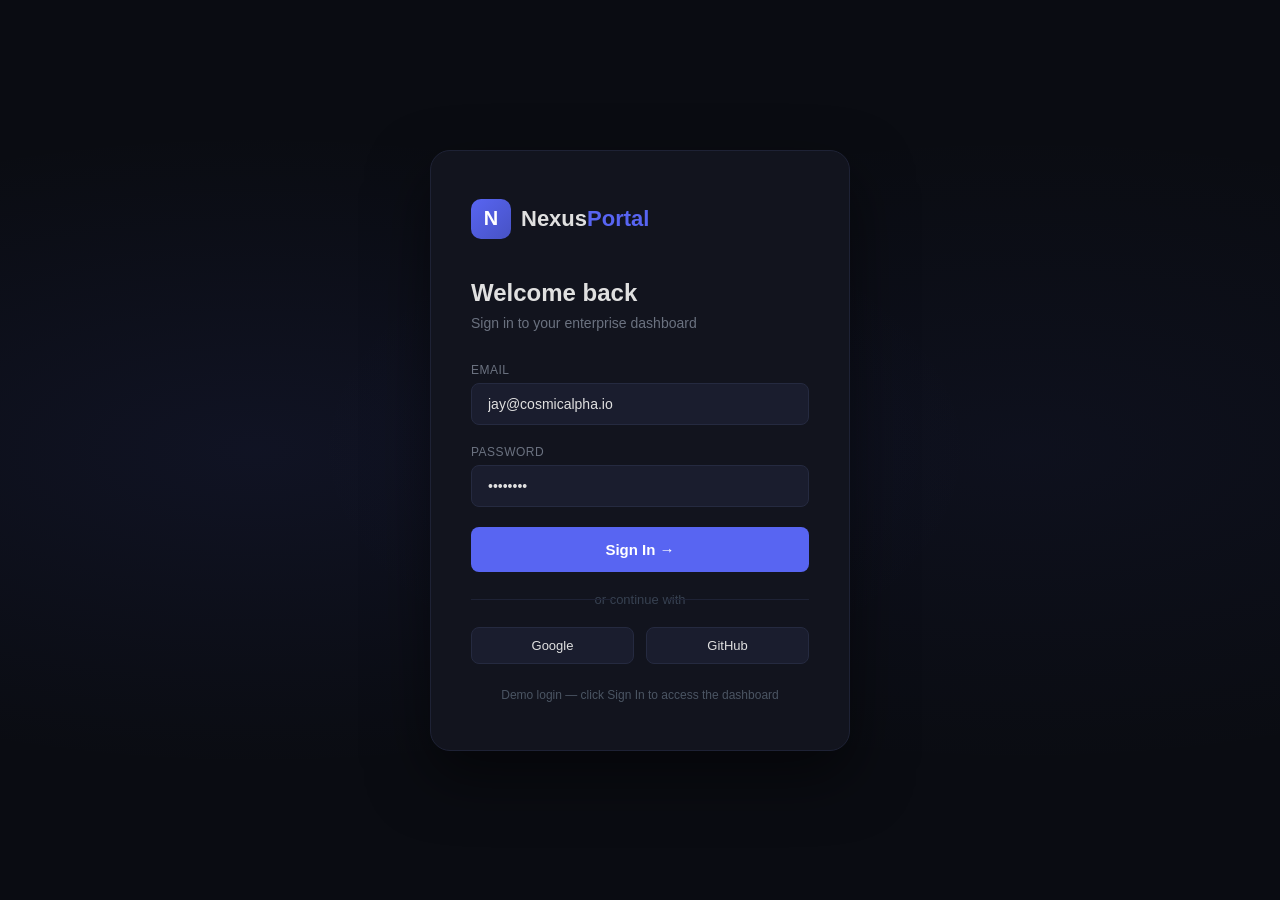
<file: index.html>
<!DOCTYPE html>
<html lang="en">
<head>
<meta charset="UTF-8">
<meta name="viewport" content="width=device-width, initial-scale=1.0">
<title>Nexus Portal</title>
<style>
* { margin: 0; padding: 0; box-sizing: border-box; }
body {
    background: #0a0c12;
    color: #e0e0e0;
    font-family: -apple-system, BlinkMacSystemFont, 'Segoe UI', sans-serif;
    min-height: 100vh;
    display: flex;
    align-items: center;
    justify-content: center;
    background-image:
        radial-gradient(ellipse at 20% 50%, rgba(88,101,242,0.08) 0%, transparent 50%),
        radial-gradient(ellipse at 80% 50%, rgba(88,101,242,0.05) 0%, transparent 50%);
}
.login-card {
    background: #12141e;
    border: 1px solid #1e2235;
    border-radius: 20px;
    padding: 48px 40px;
    width: 420px;
    max-width: 90vw;
    box-shadow: 0 25px 60px rgba(0,0,0,0.5);
}
.logo {
    display: flex; align-items: center; gap: 10px; margin-bottom: 40px;
}
.logo-icon {
    width: 40px; height: 40px; background: linear-gradient(135deg, #5865f2, #4752c4);
    border-radius: 10px; display: flex; align-items: center; justify-content: center;
    font-size: 20px; color: white; font-weight: 800;
}
.logo-text { font-size: 22px; font-weight: 700; }
.logo-text span { color: #5865f2; }
h1 { font-size: 24px; margin-bottom: 8px; }
.sub { color: #6b7280; font-size: 14px; margin-bottom: 32px; }
label { display: block; font-size: 12px; color: #6b7280; margin-bottom: 6px; text-transform: uppercase; letter-spacing: 0.5px; }
input {
    width: 100%; padding: 12px 16px; background: #1a1d2e; border: 1px solid #252a40;
    border-radius: 8px; color: #e0e0e0; font-size: 14px; margin-bottom: 20px; outline: none;
    transition: border-color 0.2s;
}
input:focus { border-color: #5865f2; }
.btn {
    width: 100%; padding: 14px; border: none; border-radius: 8px;
    background: #5865f2; color: white; font-size: 15px; font-weight: 600;
    cursor: pointer; transition: all 0.2s;
}
.btn:hover { background: #4752c4; box-shadow: 0 4px 20px rgba(88,101,242,0.4); transform: translateY(-1px); }
.divider { text-align: center; color: #374151; font-size: 13px; margin: 20px 0; position: relative; }
.divider::before, .divider::after { content: ''; position: absolute; top: 50%; width: 42%; height: 1px; background: #1e2235; }
.divider::before { left: 0; }
.divider::after { right: 0; }
.demo-note { text-align: center; font-size: 12px; color: #4b5563; margin-top: 24px; }
.demo-note a { color: #5865f2; text-decoration: none; }
</style>
</head>
<body>
<div class="login-card">
    <div class="logo">
        <div class="logo-icon">N</div>
        <div class="logo-text">Nexus<span>Portal</span></div>
    </div>
    <h1>Welcome back</h1>
    <p class="sub">Sign in to your enterprise dashboard</p>
    <form onsubmit="event.preventDefault(); window.location.href='dashboard.html'">
        <label>Email</label>
        <input type="email" value="jay@cosmicalpha.io" placeholder="Enter your email">
        <label>Password</label>
        <input type="password" value="••••••••" placeholder="Enter your password">
        <button class="btn">Sign In →</button>
    </form>
    <div class="divider">or continue with</div>
    <div style="display:flex;gap:12px">
        <button onclick="window.location.href='dashboard.html'" style="flex:1;padding:10px;background:#1a1d2e;border:1px solid #252a40;border-radius:8px;color:#e0e0e0;cursor:pointer;font-size:13px;">Google</button>
        <button onclick="window.location.href='dashboard.html'" style="flex:1;padding:10px;background:#1a1d2e;border:1px solid #252a40;border-radius:8px;color:#e0e0e0;cursor:pointer;font-size:13px;">GitHub</button>
    </div>
    <p class="demo-note">Demo login — click Sign In to access the dashboard</p>
</div>
</body>
</html>
</file>
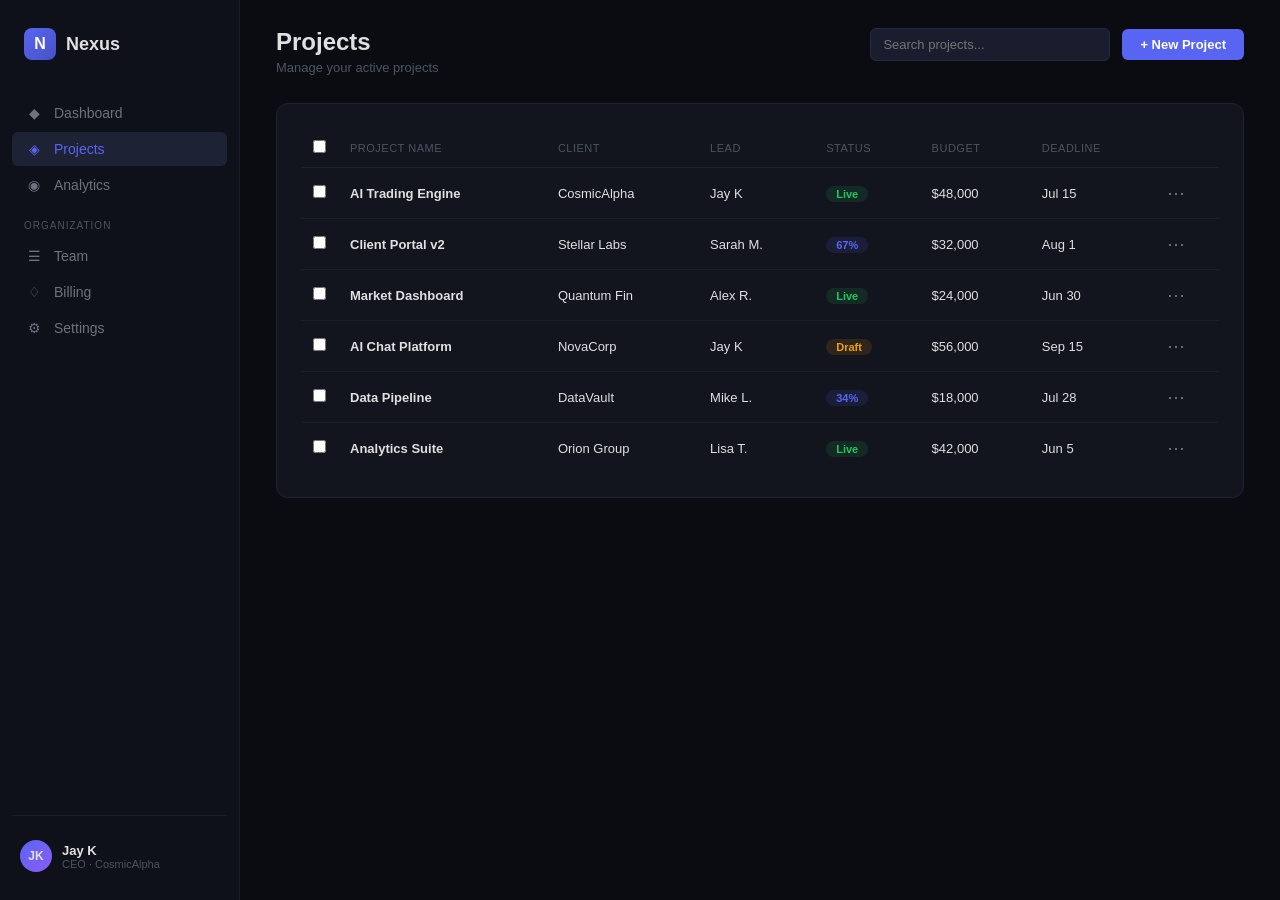
<file: projects.html>
<!DOCTYPE html>
<html lang="en">
<head>
<meta charset="UTF-8">
<meta name="viewport" content="width=device-width, initial-scale=1.0">
<title>Nexus Portal - Projects</title>
<link rel="stylesheet" href="styles.css">
</head>
<body>
<div class="app">
    <aside class="sidebar">
        <div class="sidebar-logo">
            <div class="logo-icon-sm">N</div>
            <span>Nexus</span>
        </div>
        <nav>
            <a href="dashboard.html" class="nav-item"><span class="nav-icon">◆</span> Dashboard</a>
            <a href="projects.html" class="nav-item active"><span class="nav-icon">◈</span> Projects</a>
            <a href="analytics.html" class="nav-item"><span class="nav-icon">◉</span> Analytics</a>
            <div class="nav-label">ORGANIZATION</div>
            <a href="#" class="nav-item"><span class="nav-icon">☰</span> Team</a>
            <a href="#" class="nav-item"><span class="nav-icon">♢</span> Billing</a>
            <a href="#" class="nav-item"><span class="nav-icon">⚙</span> Settings</a>
        </nav>
        <div class="sidebar-footer">
            <div class="user-tag">
                <div class="user-avatar">JK</div>
                <div><div class="user-name">Jay K</div><div class="user-role">CEO · CosmicAlpha</div></div>
            </div>
        </div>
    </aside>

    <main class="main-content">
        <header class="topbar">
            <div>
                <h1>Projects</h1>
                <p class="breadcrumb">Manage your active projects</p>
            </div>
            <div class="topbar-actions">
                <input class="search-input" placeholder="Search projects..." style="width:240px;padding:8px 12px;background:#1a1d2e;border:1px solid #252a40;border-radius:6px;color:#e0e0e0;font-size:13px;outline:none;">
                <button class="btn btn-primary">+ New Project</button>
            </div>
        </header>

        <div class="card">
            <table class="data-table">
                <tr><th style="width:30px"><input type="checkbox"></th><th>Project Name</th><th>Client</th><th>Lead</th><th>Status</th><th>Budget</th><th>Deadline</th><th></th></tr>
                <tr><td><input type="checkbox"></td><td><strong>AI Trading Engine</strong></td><td>CosmicAlpha</td><td>Jay K</td><td><span class="status status-live">Live</span></td><td>$48,000</td><td>Jul 15</td><td><span style="color:#6b7280;font-size:18px;cursor:pointer;">⋯</span></td></tr>
                <tr><td><input type="checkbox"></td><td><strong>Client Portal v2</strong></td><td>Stellar Labs</td><td>Sarah M.</td><td><span class="status status-progress">67%</span></td><td>$32,000</td><td>Aug 1</td><td><span style="color:#6b7280;font-size:18px;cursor:pointer;">⋯</span></td></tr>
                <tr><td><input type="checkbox"></td><td><strong>Market Dashboard</strong></td><td>Quantum Fin</td><td>Alex R.</td><td><span class="status status-live">Live</span></td><td>$24,000</td><td>Jun 30</td><td><span style="color:#6b7280;font-size:18px;cursor:pointer;">⋯</span></td></tr>
                <tr><td><input type="checkbox"></td><td><strong>AI Chat Platform</strong></td><td>NovaCorp</td><td>Jay K</td><td><span class="status status-draft">Draft</span></td><td>$56,000</td><td>Sep 15</td><td><span style="color:#6b7280;font-size:18px;cursor:pointer;">⋯</span></td></tr>
                <tr><td><input type="checkbox"></td><td><strong>Data Pipeline</strong></td><td>DataVault</td><td>Mike L.</td><td><span class="status status-progress">34%</span></td><td>$18,000</td><td>Jul 28</td><td><span style="color:#6b7280;font-size:18px;cursor:pointer;">⋯</span></td></tr>
                <tr><td><input type="checkbox"></td><td><strong>Analytics Suite</strong></td><td>Orion Group</td><td>Lisa T.</td><td><span class="status status-live">Live</span></td><td>$42,000</td><td>Jun 5</td><td><span style="color:#6b7280;font-size:18px;cursor:pointer;">⋯</span></td></tr>
            </table>
        </div>
    </main>
</div>
</body>
</html>
</file>
<file: styles.css>
* { margin: 0; padding: 0; box-sizing: border-box; }
body { background: #0a0c12; color: #e0e0e0; font-family: -apple-system, BlinkMacSystemFont, 'Segoe UI', sans-serif; }
a { color: inherit; text-decoration: none; }
.app { display: flex; min-height: 100vh; }

/* Sidebar */
.sidebar {
    width: 240px; background: #0e101a; border-right: 1px solid #1a1d2e;
    display: flex; flex-direction: column; position: fixed; top: 0; left: 0; bottom: 0;
    padding: 20px 12px;
}
.sidebar-logo { display: flex; align-items: center; gap: 10px; padding: 8px 12px; margin-bottom: 28px; font-size: 18px; font-weight: 700; }
.logo-icon-sm { width: 32px; height: 32px; background: linear-gradient(135deg, #5865f2, #4752c4); border-radius: 8px; display: flex; align-items: center; justify-content: center; color: white; font-weight: 800; font-size: 16px; }
.nav-label { font-size: 10px; color: #4b5563; padding: 16px 12px 8px; letter-spacing: 1px; }
.nav-item {
    display: flex; align-items: center; gap: 10px; padding: 9px 12px; border-radius: 6px;
    color: #6b7280; font-size: 14px; transition: all 0.15s; margin-bottom: 2px;
}
.nav-item:hover { background: #1a1d2e; color: #e0e0e0; }
.nav-item.active { background: #1e2235; color: #5865f2; }
.nav-icon { font-size: 14px; width: 20px; text-align: center; }
.sidebar-footer { margin-top: auto; padding-top: 16px; border-top: 1px solid #1a1d2e; }
.user-tag { display: flex; align-items: center; gap: 10px; padding: 8px; }
.user-avatar { width: 32px; height: 32px; border-radius: 50%; background: linear-gradient(135deg, #5865f2, #8b5cf6); display: flex; align-items: center; justify-content: center; font-size: 12px; font-weight: 700; flex-shrink: 0; }
.user-name { font-size: 13px; font-weight: 600; }
.user-role { font-size: 11px; color: #4b5563; }

/* Main */
.main-content { margin-left: 240px; flex: 1; padding: 28px 36px; }
.topbar { display: flex; justify-content: space-between; align-items: flex-start; margin-bottom: 28px; }
.topbar h1 { font-size: 24px; font-weight: 700; }
.breadcrumb { font-size: 13px; color: #4b5563; margin-top: 4px; }
.topbar-actions { display: flex; align-items: center; gap: 12px; }

/* Cards */
.card { background: #12141e; border: 1px solid #1e2235; border-radius: 12px; padding: 24px; }
.card h3 { font-size: 15px; font-weight: 600; margin-bottom: 16px; color: #d1d5db; }

/* Stats */
.stats-row { display: grid; grid-template-columns: repeat(4, 1fr); gap: 16px; margin-bottom: 24px; }
.stat-card { background: #12141e; border: 1px solid #1e2235; border-radius: 12px; padding: 20px; }
.stat-label { font-size: 11px; color: #4b5563; text-transform: uppercase; letter-spacing: 0.5px; margin-bottom: 6px; }
.stat-value { font-size: 26px; font-weight: 700; margin-bottom: 4px; }
.stat-change { font-size: 12px; }
.stat-change.up { color: #22c55e; }
.stat-change.down { color: #ef4444; }

/* Grid */
.grid-2col { display: grid; grid-template-columns: 1.5fr 1fr; gap: 20px; }
.chart-card { min-height: 320px; }
.chart-wrap { position: relative; height: 260px; }

/* Activity */
.activity-feed { }
.activity-item { display: flex; align-items: center; gap: 12px; padding: 12px 0; border-bottom: 1px solid #1a1d2e; }
.activity-item:last-child { border: none; }
.activity-dot { width: 8px; height: 8px; border-radius: 50%; flex-shrink: 0; }
.activity-text { flex: 1; font-size: 13px; color: #6b7280; }
.activity-text strong { color: #d1d5db; }
.activity-time { font-size: 11px; color: #4b5563; flex-shrink: 0; }

/* Table */
.data-table { width: 100%; border-collapse: collapse; font-size: 13px; }
.data-table th { text-align: left; padding: 12px; color: #4b5563; font-weight: 500; font-size: 11px; text-transform: uppercase; letter-spacing: 0.5px; border-bottom: 1px solid #1e2235; }
.data-table td { padding: 14px 12px; border-bottom: 1px solid #1a1d2e; }
.data-table tr:last-child td { border: none; }
.data-table tr:hover { background: rgba(255,255,255,0.02); }

/* Status */
.status { padding: 2px 10px; border-radius: 12px; font-size: 11px; font-weight: 600; }
.status-live { background: rgba(34,197,94,0.12); color: #22c55e; }
.status-progress { background: rgba(88,101,242,0.12); color: #5865f2; }
.status-draft { background: rgba(245,158,11,0.12); color: #f59e0b; }

/* Buttons */
.btn { padding: 8px 18px; border: none; border-radius: 6px; font-size: 13px; font-weight: 600; cursor: pointer; transition: all 0.15s; }
.btn-primary { background: #5865f2; color: #fff; }
.btn-primary:hover { background: #4752c4; }
.pill { padding: 4px 12px; border-radius: 20px; font-size: 12px; background: rgba(88,101,242,0.12); color: #5865f2; border: 1px solid rgba(88,101,242,0.2); }
.search-input:focus { border-color: #5865f2; }

@media (max-width: 1024px) {
    .stats-row { grid-template-columns: repeat(2,1fr); }
    .grid-2col { grid-template-columns: 1fr; }
}
@media (max-width: 768px) {
    .sidebar { display: none; }
    .main-content { margin-left: 0; padding: 20px; }
}
</file>
